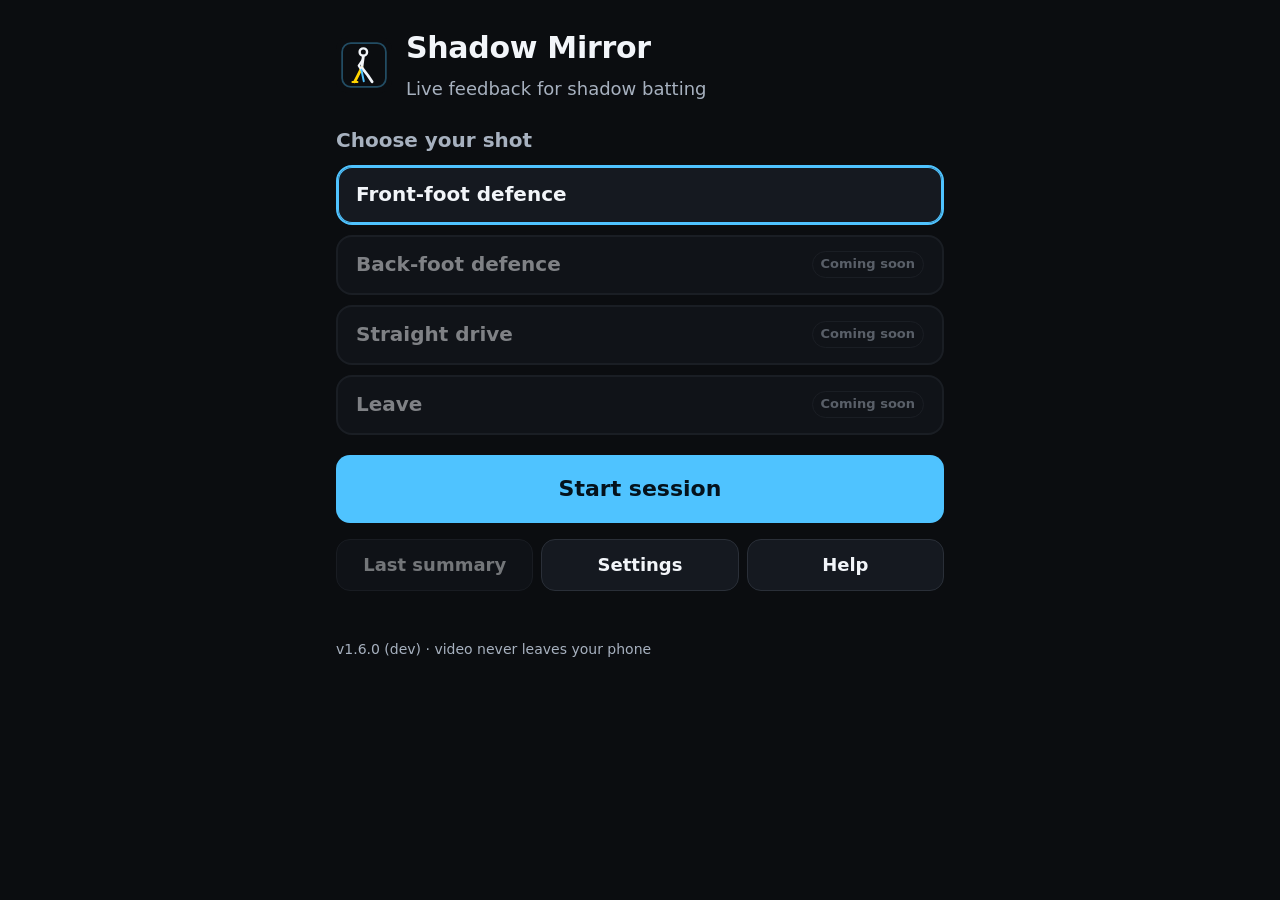
<file: index.html>
<!doctype html>
<html lang="en">
<head>
<meta charset="utf-8">
<meta name="viewport" content="width=device-width, initial-scale=1, viewport-fit=cover">
<meta name="theme-color" content="#0b0d10">
<meta name="description" content="Shadow batting mirror: live pose feedback on your front-foot defence. Video stays on your phone.">
<title>Shadow Mirror</title>
<link rel="manifest" href="manifest.json">
<link rel="icon" href="icon.svg" type="image/svg+xml">
<link rel="icon" href="icon-192.png" type="image/png" sizes="192x192">
<link rel="apple-touch-icon" href="icon-192.png">
<link rel="stylesheet" href="styles.css">
</head>
<body>
<main id="app">

  <!-- HOME -->
  <section id="home" class="screen active">
    <header class="brand">
      <img src="icon.svg" alt="" width="56" height="56">
      <div><h1>Shadow Mirror</h1><p class="sub">Live feedback for shadow batting</p></div>
    </header>
    <h2>Choose your shot</h2>
    <div id="shots" class="shots"></div>
    <button id="btnStart" class="btn primary big">Start session</button>
    <div class="row3">
      <button id="btnLast" class="btn">Last summary</button>
      <button id="btnSettings" class="btn">Settings</button>
      <button id="btnHelp" class="btn">Help</button>
    </div>
    <div id="updateBar" class="update hidden">
      <span>A new version is ready.</span>
      <button id="btnReload" class="btn small primary">Reload</button>
    </div>
    <p id="upHome" class="tiny up"></p>
    <p id="version" class="tiny"></p>
    <noscript><p class="big-note">This app needs JavaScript turned on.</p></noscript>
  </section>

  <!-- LIVE (setup → calibrate → reps) -->
  <section id="live" class="screen live" data-phase="setup">
    <video id="video" playsinline muted autoplay></video>
    <canvas id="overlay"></canvas>

    <!-- side-on batter as the bowler sees them: narrow body, feet one in front of the other -->
    <svg id="silhouette" class="silhouette hidden" viewBox="0 0 120 240" aria-hidden="true">
      <g fill="none" stroke="#ffffff" stroke-width="2.2" stroke-dasharray="6 5" opacity="0.75">
        <circle cx="60" cy="22" r="14"/>
        <path d="M50 42 Q60 38 70 42 L72 112 Q60 118 48 112 Z"/>
        <path d="M54 114 L50 168 L48 226 M66 114 L68 166 L66 212"/>
        <path d="M30 228 L52 228 M50 214 L72 214"/>
      </g>
    </svg>

    <canvas id="replayCanvas" class="hidden"></canvas>

    <div class="topbar">
      <div id="repCount" class="count">0/30</div>
      <div id="phaseLabel" class="phase">SETUP</div>
      <div id="scoreNow" class="score">–</div>
    </div>

    <div id="clock" class="clock" aria-hidden="true"></div>

    <div id="sideL" class="sidelabel left hidden"></div>
    <div id="sideR" class="sidelabel right hidden"></div>

    <div id="msg" class="msg hidden"></div>
    <div id="tip" class="tip hidden"></div>

    <div id="calibRing" class="ring hidden" aria-hidden="true">
      <svg viewBox="0 0 100 100"><circle cx="50" cy="50" r="45" class="ring-bg"/><circle id="ringArc" cx="50" cy="50" r="45" class="ring-arc"/></svg>
      <span id="ringNum"></span>
    </div>

    <div id="card" class="card hidden" role="status" aria-live="polite">
      <div class="card-top"><div id="cardIcon"></div><div id="cardHead" class="card-head"></div></div>
      <div id="cardCue" class="card-cue"></div>
      <div id="cardChips" class="chips"></div>
      <div id="cardScore" class="card-score"></div>
    </div>

    <div id="lastResult" class="last hidden"></div>

    <pre id="debug" class="debug hidden" aria-hidden="true"></pre>

    <div class="livebtns">
      <button id="btnRecal" class="btn small">Recalibrate</button>
      <button id="fps" class="fps" type="button" title="Tap for debug numbers"></button>
      <button id="btnStop" class="btn small danger">Finish</button>
    </div>

    <div id="loading" class="loading hidden">
      <div id="loadSpinner" class="spinner"></div>
      <p id="loadText" class="load-text">Loading…</p>
      <div id="loadError" class="load-error hidden">
        <p id="loadErrorText"></p>
        <div class="row2">
          <button id="btnRetry" class="btn primary">Retry</button>
          <button id="btnLoadHome" class="btn">Home</button>
        </div>
      </div>
    </div>
  </section>

  <!-- SUMMARY -->
  <section id="summary" class="screen">
    <h1>Session summary</h1>
    <div id="sumBody"></div>
    <div id="sumActions">
      <div class="row2">
        <button id="btnCopy" class="btn primary">Copy summary</button>
        <button id="btnCsv" class="btn">Export CSV</button>
      </div>
      <p id="copyNote" class="tiny"></p>
      <textarea id="copyFallback" class="hidden" rows="6" readonly></textarea>
      <button id="btnCsvAll" class="btn link">Export all sessions (CSV)</button>
    </div>
    <div id="recRow" class="hidden">
      <p id="upNote" class="tiny up"></p>
      <div class="row2">
        <button id="btnShare" class="btn">Share recording</button>
        <button id="btnRec" class="btn">Download</button>
      </div>
      <p id="recNote" class="tiny"></p>
    </div>
    <div class="row2">
      <button id="btnAgain" class="btn primary">New session</button>
      <button class="btn" data-home>Home</button>
    </div>
  </section>

  <!-- SETTINGS -->
  <section id="settings" class="screen">
    <h1>Settings</h1>
    <p class="sub">H = your height in the picture. 0.05 H ≈ 9 cm if you are 183 cm.</p>
    <form id="settingsForm" onsubmit="return false"></form>
    <h3>GitHub upload (recordings)</h3>
    <p class="sub">After each session the recording (landmarks only, no video) goes to your <b>private</b> repo, so Claude can check it. The token stays on this phone.</p>
    <form id="ghForm" onsubmit="return false" autocomplete="off">
      <label class="srow"><span>Auto-upload after each session</span><input id="ghAuto" type="checkbox"></label>
      <label class="srow"><span>Repo (owner/name)</span><input id="ghRepo" type="text" autocapitalize="off" spellcheck="false"></label>
      <label class="srow"><span>Token</span><input id="ghToken" type="password" autocapitalize="off" spellcheck="false" placeholder="github_pat_…"></label>
    </form>
    <button id="btnGhTest" class="btn">Save &amp; test connection</button>
    <p id="ghNote" class="tiny"></p>
    <p id="settingsNote" class="tiny"></p>
    <div class="row2">
      <button id="btnSaveSettings" class="btn primary">Save</button>
      <button id="btnResetSettings" class="btn">Reset defaults</button>
    </div>
    <button class="btn" data-home>Back</button>
  </section>

  <!-- HELP -->
  <section id="help" class="screen">
    <h1>How to set up</h1>
    <svg class="diagram" viewBox="0 0 340 200" role="img" aria-label="Side view: phone on a box about 1 metre high, 3 to 4 metres in front of you, facing you like the bowler">
      <line x1="10" y1="170" x2="330" y2="170" stroke="#5b6472" stroke-width="2"/>
      <!-- batter -->
      <circle cx="270" cy="58" r="11" fill="none" stroke="#ffd400" stroke-width="3"/>
      <path d="M270 70 L268 118 M268 118 L252 168 M268 118 L284 168 M270 82 L250 104" stroke="#ffd400" stroke-width="3" fill="none" stroke-linecap="round"/>
      <text x="270" y="190" fill="#cfd8e3" font-size="13" text-anchor="middle">You (stance)</text>
      <!-- box + phone -->
      <rect x="40" y="118" width="40" height="52" fill="#2a2f38" stroke="#6b7280"/>
      <rect x="54" y="88" width="12" height="30" rx="2" fill="#4fc3ff"/>
      <text x="60" y="190" fill="#cfd8e3" font-size="13" text-anchor="middle">Phone on box</text>
      <path d="M68 100 L250 70 M68 106 L250 168" stroke="#4fc3ff" stroke-dasharray="4 4"/>
      <!-- dims -->
      <path d="M30 170 L30 100" stroke="#cfd8e3"/><text x="24" y="140" fill="#cfd8e3" font-size="12" text-anchor="end">1 m</text>
      <path d="M60 30 L270 30" stroke="#cfd8e3" marker-end="url(#ah)" marker-start="url(#ah)"/>
      <text x="165" y="24" fill="#cfd8e3" font-size="13" text-anchor="middle">3–4 m, where the bowler is</text>
      <defs><marker id="ah" viewBox="0 0 10 10" refX="5" refY="5" markerWidth="6" markerHeight="6" orient="auto-start-reverse"><path d="M0 0 L10 5 L0 10z" fill="#cfd8e3"/></marker></defs>
    </svg>
    <h3>How to stand</h3>
    <p>The phone is the <b>bowler</b>. Stand <b>side-on</b> to it, exactly as you would in a match:
      right-hander → <b>left shoulder pointing at the phone</b>, chest facing the side (towards point), head turned to look at the phone.
      <b>Don't face the phone with your chest</b> — the app then can't tell your toe or step direction, and it will ask you to turn.
      If you change position, raise one hand for 2 s to recalibrate.</p>
    <ol class="steps">
      <li>Phone <b>upright</b> on a box/chair, lens about <b>1 m</b> high, <b>3–4 m</b> away, exactly where the bowler would be.</li>
      <li>Point it <b>straight at you</b> and keep it level (not tilted up or down).</li>
      <li>Stand in the <b>middle</b> of the picture with your <b>feet above the yellow dashed line</b> (about a fifth of the screen of floor below them). Your front foot moves <b>down</b> the picture when you step — if it lands off the bottom, the rep isn't counted. Too close? Move the phone back.</li>
      <li>Tap <b>Start</b>, walk back, take your stance and <b>hold still 2 s</b> to calibrate.</li>
      <li>Play the shot, <b>hold the finish</b> ~½ s, then go back to your stance. Reps are counted automatically and the phone <b>says</b> the rep number and cue.</li>
      <li>Your <b>front leg is yellow</b> (left leg for a right-hander, right leg for a left-hander). The labels on the screen edges show which side is OFF and LEG (the picture is mirrored like a mirror).</li>
    </ol>
    <h3>Before every rep</h3>
    <p>Take your stance and hold still. The app checks it against the stance you calibrated (same spot, same knee bend, side-on).
      When it's right you hear a double beep and <b>"Ready"</b> and the label turns green — then play the shot.
      If not, it says what to fix, e.g. "Go back to your starting mark".</p>
    <h3>Hands-free</h3>
    <p><b>Both hands above your head for 2 s</b> = finish the session. <b>One hand</b> = recalibrate. (Settings → Hands-up gestures.)</p>
    <h3>Back camera</h3>
    <p>Settings → Camera → <b>Back</b> gives a sharper picture indoors or in the evening. You won't see the screen, so the cues are spoken.</p>
    <h3>Icons</h3>
    <p class="legend"><span class="lg good">● ✓ green = good</span> <span class="lg warn">▲ ! amber = close</span> <span class="lg bad">■ ✕ red = fix this</span></p>
    <h3>Good light</h3>
    <p>Light on you (not behind you), plain background, shorts or fitted trousers and visible shoes help the tracking. Measure in daylight — evening shadows make feet jumpy.</p>
    <h3>Tuning (advanced)</h3>
    <p>Tap the small fps line at the bottom of the live screen to show the debug numbers.
      After a session, <b>Download recording</b> saves your landmarks (no video).
      Open it in <a href="lab.html">Lab</a> to re-run it with your current Settings and see which reps change colour.</p>
    <p><a href="test.html">Run the self-test</a></p>
    <button class="btn" data-home>Back</button>
  </section>

</main>
<script type="module" src="app.js"></script>
</body>
</html>
</file>
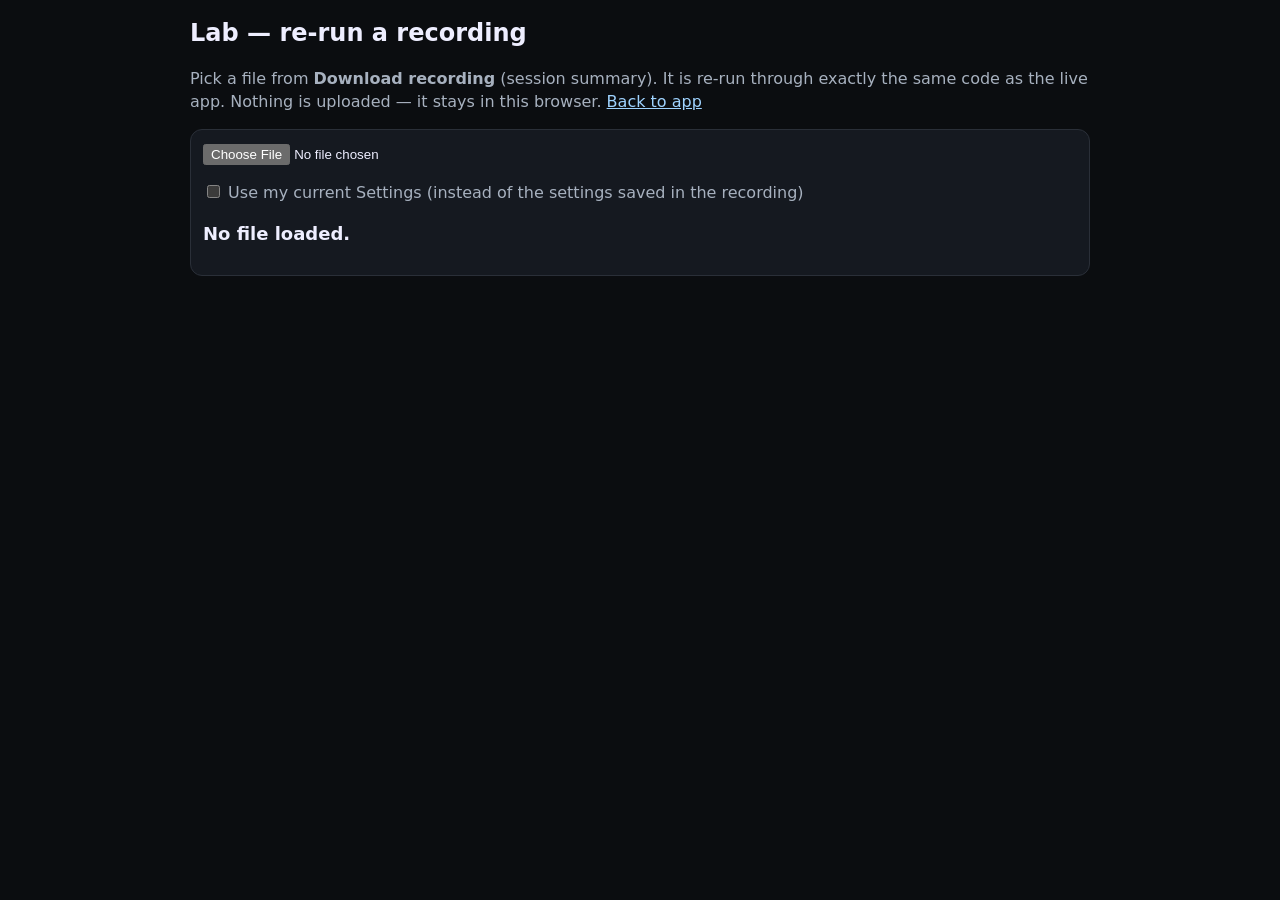
<file: lab.html>
<!doctype html>
<html lang="en">
<head>
<meta charset="utf-8">
<meta name="viewport" content="width=device-width, initial-scale=1">
<meta name="theme-color" content="#0b0d10">
<title>Shadow Mirror Lab</title>
<style>
  :root { color-scheme: dark; }
  body { font: 16px/1.45 system-ui, sans-serif; background: #0b0d10; color: #eef; margin: 0; padding: 16px; max-width: 900px; margin-inline: auto; }
  h1 { font-size: 24px; margin: 0 0 4px; }
  p, label { color: #a7b1bf; }
  a { color: #9fd3ff; }
  .box { background: #151920; border: 1px solid #2a2f38; border-radius: 12px; padding: 12px; margin: 12px 0; }
  input[type=file] { color: #eef; max-width: 100%; }
  #sum { font-size: 18px; font-weight: 700; color: #eef; }
  .wrap { overflow-x: auto; }
  table { border-collapse: collapse; width: 100%; font-size: 13px; }
  td, th { border-bottom: 1px solid #2a2f38; padding: 5px 4px; text-align: left; white-space: nowrap; }
  th { color: #a7b1bf; font-weight: 600; }
  .good { color: #22c55e; } .warn { color: #f5b400; } .bad { color: #ef4444; }
  .chg { background: #2b2410; }
  .pass { color: #5be37a; } .fail { color: #ff5a5a; }
</style>
</head>
<body>
<h1>Lab — re-run a recording</h1>
<p>Pick a file from <b>Download recording</b> (session summary). It is re-run through exactly the same code as the live app.
  Nothing is uploaded — it stays in this browser. <a href="./">Back to app</a></p>

<div class="box">
  <input id="file" type="file" accept=".gz,.json,application/json,application/gzip">
  <p><label><input id="useMine" type="checkbox"> Use my current Settings (instead of the settings saved in the recording)</label></p>
  <div id="sum">No file loaded.</div>
  <p id="info"></p>
</div>
<div class="wrap"><table id="tbl"></table></div>

<script type="module">
import { readRecording, runRecording } from './pipeline.js';
import { METRICS } from './metrics.js';
import { mergeSettings } from './config.js';

const $ = (id) => document.getElementById(id);
let rec = null;

function mySettings() {
  try { return mergeSettings(JSON.parse(localStorage.getItem('sm.settings'))); } catch (e) { return mergeSettings(null); }
}

function cell(m, id) {
  if (!m) return '<td>—</td>';
  const v = id === 'toe' ? Math.round(m.v) + '°' : (+m.v).toFixed(3);
  return `<td class="${m.g}">${v} ${m.g}</td>`;
}

function render() {
  if (!rec) return;
  const ids = METRICS.map((m) => m.id);
  const useMine = $('useMine').checked;
  const t0 = performance.now();
  const out = runRecording(rec, ids, useMine ? mySettings() : null);
  const ms = Math.round(performance.now() - t0);
  const live = rec.results || [];
  // pair re-run reps with live reps by time (within 0.05 s)
  let same = 0;
  const rows = out.results.map((r, i) => {
    const l = live.find((x) => Math.abs(x.t - r.t) < 0.05);
    const identical = l && JSON.stringify(l.metrics) === JSON.stringify(r.metrics) && l.score === r.score;
    if (identical) same++;
    const changed = l && !identical;
    return `<tr class="${changed ? 'chg' : ''}"><td>${i + 1}</td><td>${r.t.toFixed(1)}</td><td>${l ? l.score + '%' : '—'}</td><td>${r.score}%</td>` +
      `<td>${r.cue}</td>` + ids.map((id) => cell(r.metrics[id], id)).join('') + '</tr>';
  });
  $('tbl').innerHTML = `<tr><th>#</th><th>t (s)</th><th>live</th><th>re-run</th><th>cue</th>${METRICS.map((m) => `<th>${m.name}</th>`).join('')}</tr>` + rows.join('');
  const dur = rec.frames.length ? (rec.frames[rec.frames.length - 1][0] - rec.frames[0][0]) / 1e4 : 0;
  const ok = !useMine && live.length === out.results.length && same === live.length;
  $('sum').innerHTML = useMine
    ? `${out.results.length} reps with your current Settings (live session had ${live.length}). Changed rows are highlighted.`
    : `<span class="${ok ? 'pass' : 'fail'}">${ok ? '✔' : '✘'} ${same} / ${live.length} live reps reproduced exactly</span> (re-run found ${out.results.length}).`;
  $('info').textContent = `Recorded ${rec.date.slice(0, 16).replace('T', ' ')} · app v${rec.app} · ${rec.frames.length} frames · ${dur.toFixed(0)} s · ` +
    `${rec.w}×${rec.h} · model ${rec.settings.model} · ${rec.settings.handedness}-handed · ` +
    `${out.baselines.length} calibration(s) · world landmarks ${rec.world && rec.world.some((w) => w.length) ? 'yes' : 'no'} · re-run in ${ms} ms`;
}

$('file').addEventListener('change', async (e) => {
  const f = e.target.files[0];
  if (!f) return;
  $('sum').textContent = 'Reading…';
  try { rec = await readRecording(f); render(); }
  catch (err) { rec = null; $('sum').textContent = 'Could not read this file: ' + err.message; $('tbl').innerHTML = ''; }
});
$('useMine').addEventListener('change', render);
</script>
</body>
</html>
</file>
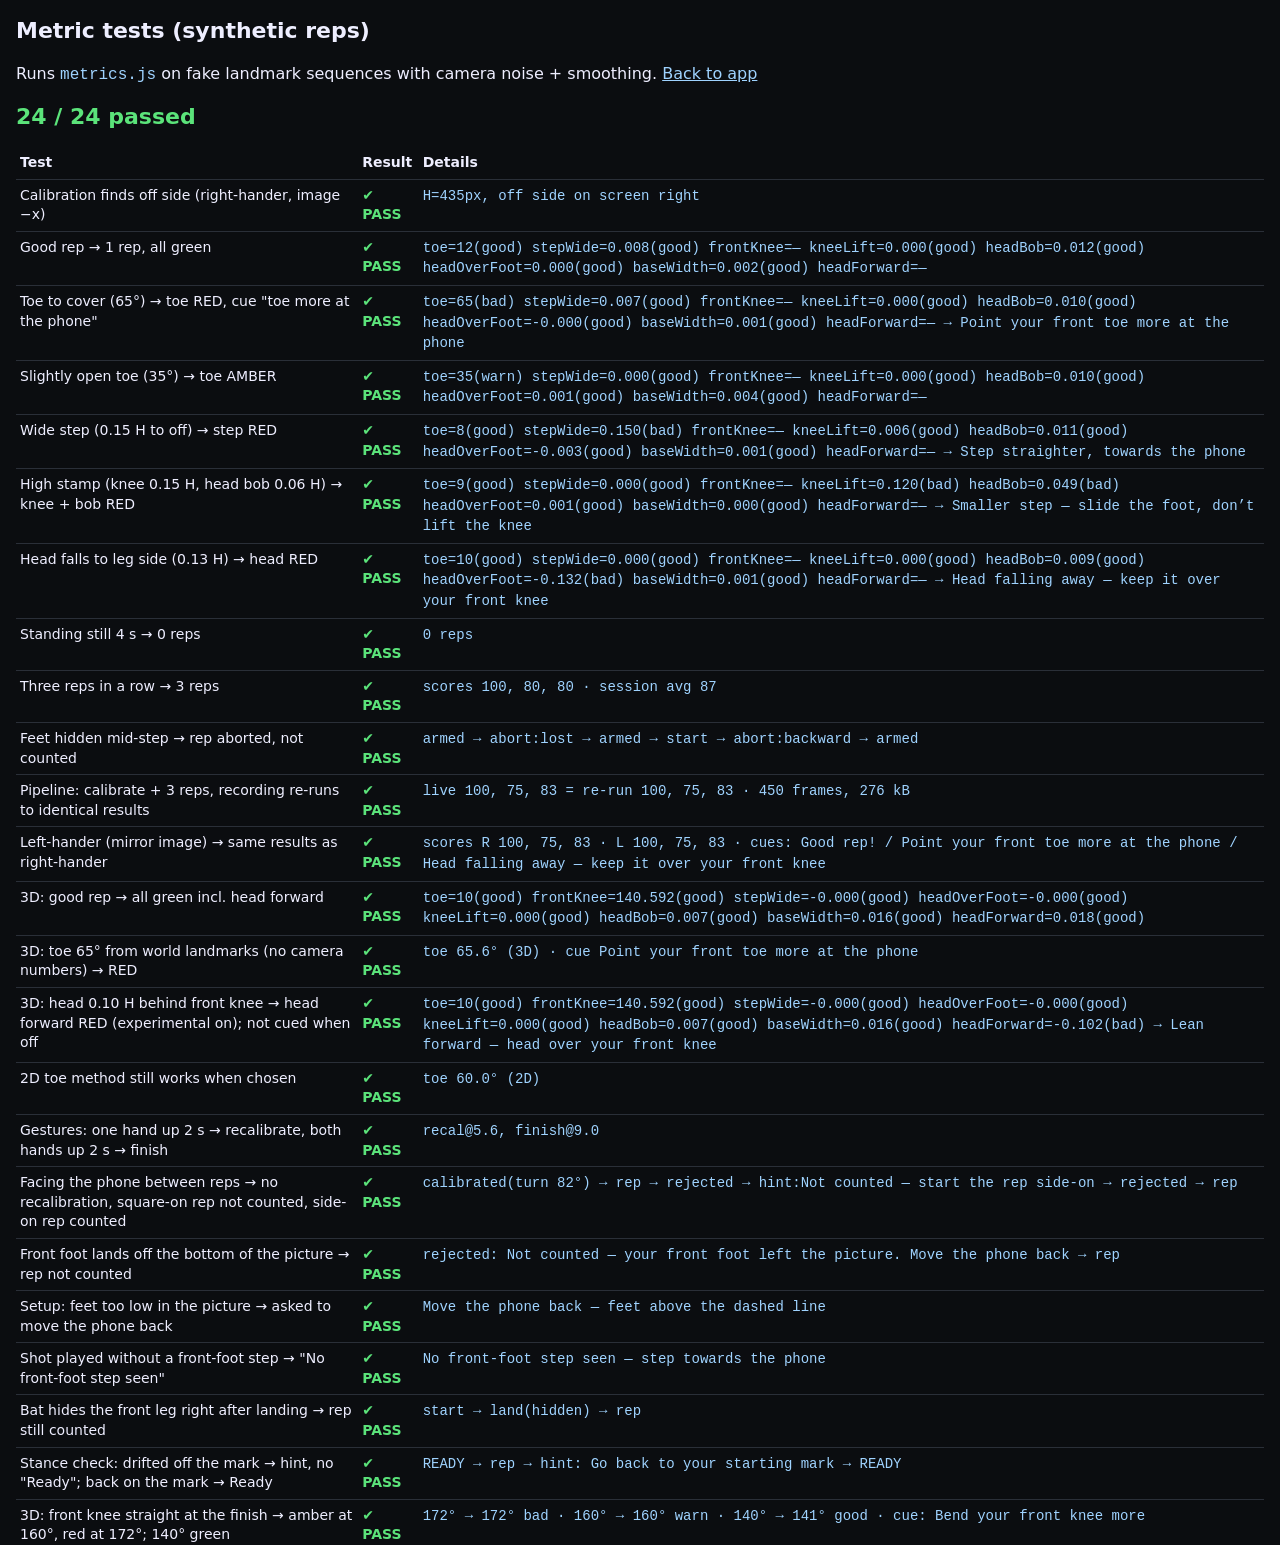
<file: test.html>
<!doctype html>
<html lang="en">
<head>
<meta charset="utf-8">
<meta name="viewport" content="width=device-width, initial-scale=1">
<title>Shadow Mirror — metric tests</title>
<style>
  body { font: 16px/1.4 system-ui, sans-serif; background: #0b0d10; color: #eef; margin: 0; padding: 16px; }
  h1 { font-size: 22px; margin: 0 0 6px; }
  #sum { font-size: 22px; font-weight: 700; margin: 10px 0 14px; }
  table { border-collapse: collapse; width: 100%; font-size: 14px; }
  td, th { border-bottom: 1px solid #2a2f38; padding: 6px 4px; text-align: left; vertical-align: top; }
  .pass { color: #5be37a; font-weight: 700; }
  .fail { color: #ff5a5a; font-weight: 700; }
  code { color: #9fd3ff; }
  a { color: #9fd3ff; }
</style>
</head>
<body>
<h1>Metric tests (synthetic reps)</h1>
<p>Runs <code>metrics.js</code> on fake landmark sequences with camera noise + smoothing. <a href="./">Back to app</a></p>
<div id="sum">Running…</div>
<table><thead><tr><th>Test</th><th>Result</th><th>Details</th></tr></thead><tbody id="rows"></tbody></table>

<script type="module">
import { cloneDefaults } from './config.js';
import { LandmarkSmoother, LM } from './pose.js';
import { RepDetector, computeBaseline, computeRepMetrics, summarizeSession, METRICS } from './metrics.js';
import { Pipeline, Recorder, runRecording, quantizeRaw, quantizeWorld, quantizeTime, compactResult } from './pipeline.js';

const W = 480, H_IMG = 760, FPS = 30; // room below the feet, as the setup check now requires
const cfg = cloneDefaults();
const K = cfg.camHeightM / cfg.camDistM;

// seeded random so results are repeatable
let seed = 7;
const rnd = () => { seed = (seed * 16807) % 2147483647; return seed / 2147483647; };
const gauss = () => { let u = 0, v = 0; while (!u) u = rnd(); while (!v) v = rnd(); return Math.sqrt(-2 * Math.log(u)) * Math.cos(2 * Math.PI * v); };
const smooth = (x) => { x = Math.max(0, Math.min(1, x)); return x * x * (3 - 2 * x); };
const lerp = (a, b, t) => a + (b - a) * t;

// Right-hander stance in the RAW camera image: off side is image −x.
const OFF = -1;
const STANCE = {
  nose: [250, 130], lsh: [245, 200], rsh: [256, 205], lhip: [245, 330], rhip: [256, 335],
  lknee: [240, 430], rknee: [258, 415], lank: [238, 520], rank: [260, 495],
};
const FOOT_L = 38;  // foot length in px (sideways scale)
const HEIGHT = ((525 + 499) / 2 - 130) / 0.88; // matches metrics.js body-height formula

/** one pose; ph = step progress 0..1; opts = fault sizes (in H or degrees) */
function pose(ph, o, visKill = false) {
  const s = smooth(ph), bump = Math.sin(Math.PI * Math.max(0, Math.min(1, ph)));
  const fwd = (o.fwd ?? 40) * s;               // px towards camera (down the image)
  const lat = (o.lat || 0) * HEIGHT * OFF * s; // sideways (+lat = off side)
  const liftAnk = (0.03 + 0.6 * (o.knee || 0.02)) * HEIGHT * bump;
  const liftKnee = (o.knee || 0.02) * HEIGHT * bump;
  const lank = [STANCE.lank[0] + lat, STANCE.lank[1] + fwd - liftAnk];
  const lknee = [STANCE.lknee[0] + lat * 0.9, STANCE.lknee[1] + fwd * 0.5 - liftKnee];
  // foot angle: 90° (stance, toe to off) → o.toe at landing
  const phi = (lerp(90, o.toe ?? 10, s) * Math.PI) / 180;
  const fdx = Math.sin(phi) * FOOT_L * OFF, fdy = Math.cos(phi) * FOOT_L * K;
  const lheel = [lank[0] - fdx * 0.37, lank[1] + 5 - fdy * 0.37];
  const ltoe = [lheel[0] + fdx, lheel[1] + fdy];
  const footMid = (lknee[0] + lank[0]) / 2;
  const noseX0 = STANCE.nose[0];
  const noseX1 = footMid + (o.head ?? 0.0) * HEIGHT * OFF;
  const nose = [lerp(noseX0, noseX1, s), STANCE.nose[1] + 10 * s - (o.bob || 0) * HEIGHT * bump];
  const shift = nose[0] - noseX0;
  const P = {
    0: nose, 11: [STANCE.lsh[0] + shift * 0.8, STANCE.lsh[1] + 8 * s], 12: [STANCE.rsh[0] + shift * 0.8, STANCE.rsh[1] + 8 * s],
    23: [STANCE.lhip[0] + shift * 0.5, STANCE.lhip[1] + 10 * s], 24: [STANCE.rhip[0] + shift * 0.5, STANCE.rhip[1] + 8 * s],
    25: lknee, 26: STANCE.rknee, 27: lank, 28: STANCE.rank,
    29: lheel, 30: [274, 499], 31: ltoe, 32: [236, 502],
  };
  const out = [];
  for (let i = 0; i < 33; i++) {
    const p = P[i] || [nose[0] + ((i % 5) - 2) * 6, nose[1] + 20 + i];
    out.push({ x: (p[0] + gauss() * 1.5) / W, y: (p[1] + gauss() * 1.5) / H_IMG, visibility: visKill && i >= 25 ? 0.1 : 0.95 });
  }
  return out;
}

/**
 * MediaPipe-style WORLD landmarks (metres, origin between the hips, y down,
 * smaller z = closer to the camera) for the same pose. Front foot turns from
 * 90° (stance, toe to the off side) to o.toe; head ends o.lean H ahead of the knee.
 */
const BODY_M = 1.75;
function worldPose(ph, o) {
  const s = smooth(ph);
  const img = (p) => [((p[0] - 250) / HEIGHT) * BODY_M, ((p[1] - 330) / HEIGHT) * BODY_M];
  const phi = (lerp(90, o.toe ?? 10, s) * Math.PI) / 180;
  const heelZ = -0.30 * s, kneeZ = -0.22 * s;
  const noseZ = kneeZ - (o.lean ?? 0.02) * BODY_M * s;
  const P = {};
  for (const [i, p] of Object.entries({ 0: STANCE.nose, 11: STANCE.lsh, 12: STANCE.rsh, 23: STANCE.lhip, 24: STANCE.rhip,
    25: STANCE.lknee, 26: STANCE.rknee, 27: STANCE.lank, 28: STANCE.rank, 29: [STANCE.lank[0], 525], 30: [274, 499], 31: [STANCE.lank[0] - 38, 522], 32: [236, 502] })) {
    const [x, y] = img(p); P[i] = { x, y, z: 0 };
  }
  P[0].z = noseZ; P[25].z = kneeZ; P[27].z = heelZ + 0.05; P[29].z = heelZ;
  // front knee: ~170° in stance, bent to o.kneeAng (default 140°, inside the pro range) at landing
  {
    const theta = (lerp(170, o.kneeAng ?? 140, s) * Math.PI) / 180;
    const Hh = P[23], A = P[27];
    const half = Math.hypot(A.x - Hh.x, A.y - Hh.y, A.z - Hh.z) / 2;
    P[25] = { x: (Hh.x + A.x) / 2, y: (Hh.y + A.y) / 2, z: (Hh.z + A.z) / 2 - half / Math.tan(theta / 2) };
    P[0].z = P[25].z - (o.lean ?? 0.02) * BODY_M * s;
  }
  // side-on stance: front (left) shoulder nearer the camera; o.square = chest turned to the camera
  P[11].z = o.square ? 0 : -0.16; P[12].z = o.square ? 0 : 0.16;
  if (o.square) { P[11].x = 0.18; P[12].x = -0.18; }
  P[28].z = 0.25; // back ankle behind the front one
  P[31] = { x: P[29].x + Math.sin(phi) * 0.25 * OFF, y: P[29].y, z: heelZ - Math.cos(phi) * 0.25 };
  const out = [];
  for (let i = 0; i < 33; i++) {
    const p = P[i] || { x: 0, y: -0.5, z: 0 };
    out.push({ x: p.x + gauss() * 0.005, y: p.y + gauss() * 0.005, z: p.z + gauss() * 0.01 });
  }
  return out;
}

/** timeline = list of segments [{type:'still'|'step'|'back', dur, opts}] */
function makeFrames(timeline, killAt = null) {
  const frames = [];
  let t = 0, ph = 0, opts = {};
  const sm = new LandmarkSmoother(cfg.smoothing);
  for (const seg of timeline) {
    if (seg.opts) opts = seg.opts;
    const n = Math.round(seg.dur * FPS);
    for (let i = 0; i < n; i++) {
      if (seg.type === 'step') ph = (i + 1) / n;
      if (seg.type === 'back') ph = 1 - (i + 1) / n;
      const kill = killAt && t >= killAt[0] && t < killAt[1];
      const raw = pose(ph, opts, kill);
      const lm = sm.apply(raw, t, W, H_IMG);
      const ok = [0, 23, 24, 25, 27, 29, 31].every((k) => lm[k].v >= cfg.visibilityMin);
      frames.push({ t, lm, ok, w: W, h: H_IMG });
      t += 1 / FPS;
    }
  }
  return frames;
}

function run(timeline, killAt) {
  const frames = makeFrames(timeline, killAt);
  const calib = frames.filter((f) => f.t < 0.9);
  const base = computeBaseline(calib, cfg);
  const det = new RepDetector(cfg, base.heightPx);
  const reps = [], events = [];
  for (const f of frames) {
    const e = det.update(f);
    if (!e) continue;
    events.push(e.type + (e.reason ? ':' + e.reason : ''));
    if (e.type === 'rep') reps.push(computeRepMetrics(e.rep, base, cfg));
  }
  return { base, reps, events };
}

const oneRep = (opts) => [
  { type: 'still', dur: 1.2, opts }, { type: 'step', dur: 0.45 }, { type: 'still', dur: 1.0 },
  { type: 'back', dur: 0.45 }, { type: 'still', dur: 1.0 },
];

const fmt = (m) => Object.entries(m).map(([k, v]) => v ? `${k}=${v.value.toFixed(k === 'toe' ? 0 : 3)}(${v.grade})` : `${k}=—`).join(' ');

const tests = [];
function test(name, fn) { tests.push({ name, fn }); }
function expect(cond, msg) { if (!cond) throw new Error(msg); }

test('Calibration finds off side (right-hander, image −x)', () => {
  const { base } = run(oneRep({}));
  expect(base.offSign === -1 && base.offSource === 'feet', `offSign=${base.offSign} (${base.offSource})`);
  return `H=${base.heightPx.toFixed(0)}px, off side on screen ${base.offScreenSide}`;
});

test('Good rep → 1 rep, all green', () => {
  const { reps, events } = run(oneRep({ toe: 10, lat: 0.01, knee: 0.02, bob: 0.005, head: 0.0 }));
  expect(reps.length === 1, `reps=${reps.length} events=${events}`);
  const r = reps[0];
  const bad = Object.entries(r.metrics).filter(([, v]) => v && v.grade !== 'good');
  expect(!bad.length, 'not green: ' + fmt(r.metrics));
  expect(r.cue === 'Good rep!', 'cue=' + r.cue);
  return fmt(r.metrics);
});

test('Toe to cover (65°) → toe RED, cue "toe more at the phone"', () => {
  const { reps } = run(oneRep({ toe: 65, lat: 0.01, knee: 0.02, bob: 0.005 }));
  expect(reps.length === 1, 'reps=' + reps.length);
  const r = reps[0];
  expect(r.metrics.toe.grade === 'bad', fmt(r.metrics));
  expect(Math.abs(r.metrics.toe.value - 65) < 10, 'angle off by >10°: ' + r.metrics.toe.value.toFixed(1));
  expect(r.cue === 'Point your front toe more at the phone', 'cue=' + r.cue);
  return fmt(r.metrics) + ' → ' + r.cue;
});

test('Slightly open toe (35°) → toe AMBER', () => {
  const { reps } = run(oneRep({ toe: 35 }));
  expect(reps.length === 1, 'reps=' + reps.length);
  expect(reps[0].metrics.toe.grade === 'warn', fmt(reps[0].metrics));
  return fmt(reps[0].metrics);
});

test('Wide step (0.15 H to off) → step RED', () => {
  const { reps } = run(oneRep({ toe: 10, lat: 0.15, head: 0 }));
  expect(reps.length === 1, 'reps=' + reps.length);
  const r = reps[0];
  expect(r.metrics.stepWide.grade === 'bad' && r.metrics.stepWide.dir === 'off', fmt(r.metrics));
  expect(r.cue === 'Step straighter, towards the phone', 'cue=' + r.cue);
  return fmt(r.metrics) + ' → ' + r.cue;
});

test('High stamp (knee 0.15 H, head bob 0.06 H) → knee + bob RED', () => {
  const { reps } = run(oneRep({ toe: 10, knee: 0.15, bob: 0.06 }));
  expect(reps.length === 1, 'reps=' + reps.length);
  const r = reps[0];
  expect(r.metrics.kneeLift.grade === 'bad', fmt(r.metrics));
  expect(r.metrics.headBob.grade === 'bad', fmt(r.metrics));
  expect(r.cue === 'Smaller step — slide the foot, don’t lift the knee', 'cue=' + r.cue);
  return fmt(r.metrics) + ' → ' + r.cue;
});

test('Head falls to leg side (0.13 H) → head RED', () => {
  const { reps } = run(oneRep({ toe: 10, head: -0.13 }));
  expect(reps.length === 1, 'reps=' + reps.length);
  const r = reps[0];
  expect(r.metrics.headOverFoot.grade === 'bad' && r.metrics.headOverFoot.dir === 'leg', fmt(r.metrics));
  expect(r.cue === 'Head falling away — keep it over your front knee', 'cue=' + r.cue);
  return fmt(r.metrics) + ' → ' + r.cue;
});

test('Standing still 4 s → 0 reps', () => {
  const { reps } = run([{ type: 'still', dur: 4, opts: {} }]);
  expect(reps.length === 0, 'reps=' + reps.length);
  return '0 reps';
});

test('Three reps in a row → 3 reps', () => {
  const tl = [...oneRep({ toe: 10 }), ...oneRep({ toe: 60 }), ...oneRep({ toe: 10, lat: 0.15 })];
  const { reps, events } = run(tl);
  expect(reps.length === 3, `reps=${reps.length} events=${events}`);
  const s = summarizeSession(reps.map((r) => ({ ...r })));
  return `scores ${reps.map((r) => r.score).join(', ')} · session avg ${s.avgScore}`;
});

test('Feet hidden mid-step → rep aborted, not counted', () => {
  const { reps, events } = run(oneRep({ toe: 10 }), [1.35, 1.6]);
  expect(reps.length === 0, `reps=${reps.length} events=${events}`);
  expect(events.some((e) => e.startsWith('abort')), 'no abort: ' + events);
  return events.join(' → ');
});

// ---------------------------------------------------------------------------
// Full pipeline tests (calibration → reps), as the live app runs it.
// ---------------------------------------------------------------------------
const IDS = METRICS.map((m) => m.id);
const MIRROR = { 1: 4, 2: 5, 3: 6, 7: 8, 9: 10, 11: 12, 13: 14, 15: 16, 17: 18, 19: 20, 21: 22, 23: 24, 25: 26, 27: 28, 29: 30, 31: 32 };
for (const [a, b] of Object.entries(MIRROR)) MIRROR[b] = +a;
/** A left-hander is the mirror image of a right-hander: swap left/right points and flip x. */
const mirrorRaw = (raw) => raw.map((_, i) => { const p = raw[MIRROR[i] ?? i]; return { ...p, x: 1 - p.x }; });
const mirrorWorld = (w) => w.map((_, i) => { const p = w[MIRROR[i] ?? i]; return { ...p, x: -p.x }; });

/** Raw (unsmoothed) frames for a timeline, like MediaPipe would give. */
function rawFrames(timeline) {
  const out = [];
  let t = 0, ph = 0, opts = {};
  for (const seg of timeline) {
    if (seg.opts) opts = seg.opts;
    const n = Math.round(seg.dur * FPS);
    for (let i = 0; i < n; i++) {
      if (seg.type === 'step') ph = (i + 1) / n;
      if (seg.type === 'back') ph = 1 - (i + 1) / n;
      out.push({ t: quantizeTime(t), raw: quantizeRaw(pose(ph, opts)), world: quantizeWorld(worldPose(ph, opts)) });
      t += 1 / FPS;
    }
  }
  return out;
}
function runPipeline(frames, settings, rec = null) {
  const p = new Pipeline(settings);
  const res = [];
  let calibrated = null;
  for (const f of frames) {
    if (rec) rec.frame(f.raw, f.world, f.t, W, H_IMG);
    const o = p.push(f.raw, f.world, f.t, W, H_IMG);
    if (o.calibrated) calibrated = o.calibrated;
    if (o.result) { const c = compactResult(o.result, IDS); res.push({ t: f.t, ...c }); if (rec) rec.result(f.t, c); }
  }
  return { res, calibrated };
}
const SESSION = [{ type: 'still', dur: 2.6, opts: {} },
  ...oneRep({ toe: 10 }), ...oneRep({ toe: 60, lat: 0.12 }), ...oneRep({ toe: 15, head: -0.12 })];

test('Pipeline: calibrate + 3 reps, recording re-runs to identical results', () => {
  seed = 11;
  const frames = rawFrames(SESSION);
  const rec = new Recorder(cfg);
  const live = runPipeline(frames, cfg, rec);
  expect(live.calibrated, 'never calibrated');
  expect(live.res.length === 3, 'reps=' + live.res.length);
  const file = JSON.parse(JSON.stringify(rec.data)); // as if saved and loaded again
  const again = runRecording(file, IDS, null);
  expect(again.results.length === 3, 're-run reps=' + again.results.length);
  for (let i = 0; i < 3; i++) {
    const a = live.res[i], b = again.results[i];
    expect(JSON.stringify(a.metrics) === JSON.stringify(b.metrics) && a.t === b.t, `rep ${i + 1} differs`);
  }
  return `live ${live.res.map((r) => r.score).join(', ')} = re-run ${again.results.map((r) => r.score).join(', ')} · ${rec.frameCount} frames, ${JSON.stringify(rec.data).length >> 10} kB`;
});

test('Left-hander (mirror image) → same results as right-hander', () => {
  seed = 11;
  const frames = rawFrames(SESSION);
  const right = runPipeline(frames, cfg);
  const lcfg = cloneDefaults(); lcfg.handedness = 'left';
  const left = runPipeline(frames.map((f) => ({ t: f.t, raw: mirrorRaw(f.raw), world: mirrorWorld(f.world) })), lcfg);
  expect(left.calibrated && left.calibrated.offSign === 1 && left.calibrated.offSource === 'feet', 'left offSign=' + (left.calibrated && left.calibrated.offSign));
  expect(left.res.length === right.res.length, `reps L=${left.res.length} R=${right.res.length}`);
  for (let i = 0; i < right.res.length; i++) {
    for (const id of IDS) {
      const a = right.res[i].metrics[id], b = left.res[i].metrics[id];
      expect(!!a === !!b, `${id} missing on one side`);
      if (a) expect(a.g === b.g && Math.abs(a.v - b.v) < 0.002 + Math.abs(a.v) * 0.01, `rep ${i + 1} ${id}: R ${a.v}/${a.g} vs L ${b.v}/${b.g}`);
    }
  }
  return `scores R ${right.res.map((r) => r.score).join(', ')} · L ${left.res.map((r) => r.score).join(', ')} · cues: ${left.res.map((r) => r.cue).join(' / ')}`;
});

const pipeOne = (opts, settings = cfg) => { seed = 21; return runPipeline(rawFrames([{ type: 'still', dur: 2.6, opts: {} }, ...oneRep(opts)]), settings).res; };
const fmtc = (m) => Object.entries(m).map(([k, v]) => v ? `${k}=${(+v.v).toFixed(k === 'toe' ? 0 : 3)}(${v.g})` : `${k}=—`).join(' ');

test('3D: good rep → all green incl. head forward', () => {
  const r = pipeOne({ toe: 10, lean: 0.02 });
  expect(r.length === 1, 'reps=' + r.length);
  const bad = Object.entries(r[0].metrics).filter(([, v]) => v && v.g !== 'good');
  expect(!bad.length, 'not green: ' + fmtc(r[0].metrics));
  expect(r[0].metrics.headForward, 'headForward not measured');
  return fmtc(r[0].metrics);
});

test('3D: toe 65° from world landmarks (no camera numbers) → RED', () => {
  const c = cloneDefaults(); c.camHeightM = 1.9; c.camDistM = 2.0; // wrong 2D numbers must not matter in 3D
  const r = pipeOne({ toe: 65 }, c);
  expect(r.length === 1, 'reps=' + r.length);
  const t = r[0].metrics.toe;
  expect(t.g === 'bad' && Math.abs(t.v - 65) < 8, `toe=${t.v} ${t.g}`);
  return `toe ${t.v.toFixed(1)}° (3D) · cue ${r[0].cue}`;
});

test('3D: head 0.10 H behind front knee → head forward RED (experimental on); not cued when off', () => {
  const off = pipeOne({ toe: 10, lean: -0.10 });
  expect(off[0].cue === 'Good rep!' && off[0].metrics.headForward.g === 'bad', 'experimental off should still measure but not cue: ' + off[0].cue);
  const c = cloneDefaults(); c.experimental = true;
  const r = pipeOne({ toe: 10, lean: -0.10 }, c);
  expect(r.length === 1, 'reps=' + r.length);
  const h = r[0].metrics.headForward;
  expect(h && h.g === 'bad' && h.v < -0.07, 'headForward=' + JSON.stringify(h));
  expect(r[0].cue === 'Lean forward — head over your front knee', 'cue=' + r[0].cue);
  return fmtc(r[0].metrics) + ' → ' + r[0].cue;
});

test('2D toe method still works when chosen', () => {
  const c = cloneDefaults(); c.toeMethod = '2d';
  const r = pipeOne({ toe: 65 }, c);
  expect(r.length === 1 && r[0].metrics.toe.g === 'bad', 'toe=' + JSON.stringify(r[0] && r[0].metrics.toe));
  return `toe ${r[0].metrics.toe.v.toFixed(1)}° (2D)`;
});

test('Gestures: one hand up 2 s → recalibrate, both hands up 2 s → finish', () => {
  seed = 31;
  const frames = rawFrames([{ type: 'still', dur: 2.6, opts: {} }, { type: 'still', dur: 7, opts: {} }]);
  const raise = (f, both) => { const n = f.raw[0]; f.raw[16] = { ...f.raw[16], y: n.y - 0.08, visibility: 0.95 }; if (both) f.raw[15] = { ...f.raw[15], y: n.y - 0.08, visibility: 0.95 }; };
  for (const f of frames) {
    if (f.t >= 3.5 && f.t < 6.0) raise(f, false);   // one hand: recalibrate
    if (f.t >= 7.0 && f.t < 9.5) raise(f, true);    // both: finish
  }
  const p = new Pipeline(cfg);
  const fired = [];
  for (const f of frames) {
    const o = p.push(f.raw, f.world, f.t, W, H_IMG);
    if (o.gesture && o.gesture.fire) fired.push(`${o.gesture.kind}@${f.t.toFixed(1)}`);
  }
  expect(fired.length === 2 && fired[0].startsWith('recal') && fired[1].startsWith('finish'), 'fired: ' + fired.join(', '));
  const off = cloneDefaults(); off.gestures = false;
  const p2 = new Pipeline(off);
  let any = false;
  for (const f of frames) { const o = p2.push(f.raw, f.world, f.t, W, H_IMG); if (o.gesture) any = true; }
  expect(!any, 'gesture fired with gestures off');
  return fired.join(', ');
});

test('Facing the phone between reps → no recalibration, square-on rep not counted, side-on rep counted', () => {
  seed = 41;
  const side = rawFrames([{ type: 'still', dur: 2.6, opts: {} }, ...oneRep({ toe: 10 })]);
  const sq = rawFrames([{ type: 'still', dur: 4, opts: { square: true } }, ...oneRep({ toe: 10, square: true })]);
  const back = rawFrames([{ type: 'still', dur: 1.5, opts: {} }, ...oneRep({ toe: 10 })]);
  let t0 = 0;
  const join = (arr) => { const out = arr.map((f) => ({ ...f, t: quantizeTime(f.t + t0) })); t0 = out[out.length - 1].t + 1 / FPS; return out; };
  const frames = [...join(side), ...join(sq), ...join(back)];
  const p = new Pipeline(cfg);
  const log = [];
  for (const f of frames) {
    const o = p.push(f.raw, f.world, f.t, W, H_IMG);
    if (o.calibrated) log.push(`calibrated(turn ${o.calibrated.turn.toFixed(0)}°)`);
    if (o.msg && /side-on/.test(o.msg.text)) log.push('hint:' + o.msg.text);
    if (o.rejected) log.push('rejected');
    if (o.result) log.push('rep');
  }
  const calibs = log.filter((x) => x.startsWith('calibrated')).length;
  expect(calibs === 1, 'recalibrated: ' + log.join(' → '));
  expect(log.filter((x) => x === 'rep').length === 2, log.join(' → '));
  return log.join(' → ');
});

test('Front foot lands off the bottom of the picture → rep not counted', () => {
  seed = 51;
  const frames = rawFrames([{ type: 'still', dur: 2.6, opts: {} }, ...oneRep({ toe: 10, fwd: 220 }), ...oneRep({ toe: 10 })]);
  const p = new Pipeline(cfg);
  const log = [];
  for (const f of frames) {
    const o = p.push(f.raw, f.world, f.t, W, H_IMG);
    if (o.rejected) log.push('rejected: ' + o.rejected);
    if (o.result) log.push('rep');
  }
  expect(log.length === 2 && log[0].includes('left the picture') && log[1] === 'rep', log.join(' → '));
  return log.join(' → ');
});

test('Setup: feet too low in the picture → asked to move the phone back', () => {
  const frames = rawFrames([{ type: 'still', dur: 1, opts: {} }]);
  const low = frames.map((f) => ({ ...f, raw: f.raw.map((q) => ({ ...q, y: q.y + 0.18 })) }));
  const p = new Pipeline(cfg);
  let m = '';
  for (const f of low) { const o = p.push(f.raw, f.world, f.t, W, H_IMG); if (o.msg) m = o.msg.text; }
  expect(/phone back/.test(m) && p.phase === 'setup', 'msg=' + m + ' phase=' + p.phase);
  return m;
});

test('Shot played without a front-foot step → "No front-foot step seen"', () => {
  seed = 61;
  // calibrate side-on, then open the chest to the phone for 1.5 s without stepping
  const frames = rawFrames([{ type: 'still', dur: 3.2, opts: {} }, { type: 'still', dur: 1.5, opts: { square: true } }, { type: 'still', dur: 1, opts: {} }]);
  const p = new Pipeline(cfg);
  const said = [];
  for (const f of frames) { const o = p.push(f.raw, f.world, f.t, W, H_IMG); if (o.rejected) said.push(o.rejected); if (o.result) said.push('rep'); }
  expect(said.length === 1 && /No front-foot step/.test(said[0]), said.join(' | ') || 'nothing said');
  return said[0];
});

// hide the front leg (knee, ankle, heel, toe) like a bat in front of the pad
const hideFrontLeg = (f) => ({ ...f, raw: f.raw.map((q, i) => ([25, 27, 29, 31].includes(i) ? { ...q, visibility: 0.1 } : q)) });

test('Bat hides the front leg right after landing → rep still counted', () => {
  seed = 71;
  // step lands at ~3.05 s; front leg hidden from 3.0 s for 1.2 s
  const frames = rawFrames([{ type: 'still', dur: 2.6, opts: {} }, ...oneRep({ toe: 10 }).slice(1)]).map((f) => (f.t >= 3.0 && f.t < 4.2 ? hideFrontLeg(f) : f));
  const p = new Pipeline(cfg);
  const log = [];
  for (const f of frames) {
    const o = p.push(f.raw, f.world, f.t, W, H_IMG);
    if (o.ev && o.ev.type !== 'armed') log.push(o.ev.type + (o.ev.reason ? ':' + o.ev.reason : '') + (o.ev.hidden ? '(hidden)' : ''));
    if (o.rejected) log.push('said: ' + o.rejected);
  }
  expect(log.includes('rep') && !log.some((x) => x.startsWith('abort')) && !log.some((x) => x.includes('No front-foot step')), log.join(' → '));
  return log.join(' → ');
});

test('Stance check: drifted off the mark → hint, no "Ready"; back on the mark → Ready', () => {
  seed = 81;
  const base = rawFrames([{ type: 'still', dur: 2.6, opts: {} }, ...oneRep({ toe: 10 }).slice(0, 4)]); // calibrate, rep, step back
  let t0 = base[base.length - 1].t + 1 / FPS;
  const shift = (fr, dx) => fr.map((f) => ({ ...f, t: quantizeTime((t0 += 1 / FPS)), raw: f.raw.map((q) => ({ ...q, x: q.x + dx })) }));
  const still = rawFrames([{ type: 'still', dur: 1.5, opts: {} }]);
  const longStill = rawFrames([{ type: 'still', dur: 3.5, opts: {} }]); // long enough that the app tries to arm there
  const frames = [...base, ...shift(longStill, 0.12), ...shift(still, 0)]; // 0.12 of the picture ≈ 0.2 H off the mark
  const p = new Pipeline(cfg);
  const log = [];
  for (const f of frames) {
    const o = p.push(f.raw, f.world, f.t, W, H_IMG);
    if (o.stanceIssue) log.push('hint: ' + o.stanceIssue);
    if (o.ev && o.ev.type === 'armed') log.push('READY');
    if (o.result) log.push('rep');
  }
  const i = log.indexOf('rep');
  const after = log.slice(i + 1);
  expect(after[0] && after[0].includes('starting mark') && after.includes('READY') && after.indexOf('READY') > 0, log.join(' → '));
  return log.join(' → ');
});

test('3D: front knee straight at the finish → amber at 160°, red at 172°; 140° green', () => {
  const r = pipeOne({ toe: 10, kneeAng: 172 });
  expect(r.length === 1, 'reps=' + r.length);
  const k = r[0].metrics.frontKnee;
  expect(k && k.g === 'bad' && Math.abs(k.v - 172) < 8, 'frontKnee=' + JSON.stringify(k));
  expect(r[0].cue === 'Bend your front knee more', 'cue=' + r[0].cue);
  const a = pipeOne({ toe: 10, kneeAng: 160 })[0].metrics.frontKnee;
  expect(a && a.g === 'warn', '160° should be amber: ' + JSON.stringify(a));
  const ok = pipeOne({ toe: 10, kneeAng: 140 })[0].metrics.frontKnee;
  expect(ok && ok.g === 'good' && Math.abs(ok.v - 140) < 8, '140° should be green: ' + JSON.stringify(ok));
  return `172° → ${k.v.toFixed(0)}° ${k.g} · 160° → ${a.v.toFixed(0)}° ${a.g} · 140° → ${ok.v.toFixed(0)}° ${ok.g} · cue: ${r[0].cue}`;
});

const rows = document.getElementById('rows');
let pass = 0;
for (const t of tests) {
  let ok = true, detail = '';
  try { detail = t.fn() || ''; } catch (e) { ok = false; detail = e.message; console.error(t.name, e); }
  if (ok) pass++;
  const tr = document.createElement('tr');
  tr.innerHTML = `<td>${t.name}</td><td class="${ok ? 'pass' : 'fail'}">${ok ? '✔ PASS' : '✘ FAIL'}</td><td><code></code></td>`;
  tr.querySelector('code').textContent = detail;
  rows.appendChild(tr);
}
const sum = document.getElementById('sum');
sum.textContent = `${pass} / ${tests.length} passed`;
sum.className = pass === tests.length ? 'pass' : 'fail';
document.title = `${pass === tests.length ? 'PASS' : 'FAIL'} ${pass}/${tests.length}`;
</script>
</body>
</html>
</file>
<file: styles.css>
/* Shadow Mirror — dark, high-contrast, readable from 3–4 m */
:root {
  --bg: #0b0d10;
  --panel: #151920;
  --line: #2a2f38;
  --text: #f2f5f9;
  --muted: #a7b1bf;
  --accent: #4fc3ff;
  --good: #22c55e;
  --warn: #f5b400;
  --bad: #ef4444;
  --front: #ffd400;
  --radius: 16px;
  color-scheme: dark;
}
* { box-sizing: border-box; }
html, body { margin: 0; height: 100%; background: var(--bg); color: var(--text); }
body {
  font: 18px/1.45 system-ui, -apple-system, "Segoe UI", Roboto, sans-serif;
  -webkit-tap-highlight-color: transparent;
  overscroll-behavior: none;
}
h1 { font-size: 30px; margin: 0 0 6px; letter-spacing: -0.01em; }
h2 { font-size: 20px; margin: 22px 0 10px; color: var(--muted); font-weight: 600; }
h3 { font-size: 17px; margin: 22px 0 8px; color: var(--muted); font-weight: 600; text-transform: uppercase; letter-spacing: 0.06em; }
a { color: var(--accent); }
.hidden { display: none !important; }
.sub { color: var(--muted); margin: 2px 0; }
.tiny { color: var(--muted); font-size: 14px; min-height: 1em; }
.big-note { font-size: 22px; }

/* screens */
.screen { display: none; min-height: 100dvh; padding: max(18px, env(safe-area-inset-top)) 16px 28px; max-width: 640px; margin: 0 auto; }
.screen.active { display: block; }

/* buttons */
.btn {
  display: block; width: 100%; min-height: 52px; margin: 10px 0;
  border: 1px solid var(--line); border-radius: 14px; background: var(--panel);
  color: var(--text); font: inherit; font-weight: 600; cursor: pointer;
}
.btn:active { transform: scale(0.98); }
.btn:disabled { opacity: 0.45; }
.btn.primary { background: var(--accent); color: #04121c; border-color: transparent; }
.btn.big { min-height: 68px; font-size: 22px; margin-top: 20px; }
.btn.danger { background: #3a1416; border-color: #6b1f24; color: #ffd7d7; }
.btn.small { width: auto; min-height: 44px; padding: 0 16px; margin: 0; font-size: 16px; }
.btn.link { background: none; border: none; color: var(--accent); min-height: 40px; text-decoration: underline; }
.btn:focus-visible, .shot:focus-visible { outline: 3px solid var(--front); outline-offset: 2px; }
.row2 { display: grid; grid-template-columns: 1fr 1fr; gap: 10px; }
.row3 { display: grid; grid-template-columns: 1fr 1fr 1fr; gap: 8px; }
.row2 .btn, .row3 .btn { margin: 6px 0; }

/* home */
.brand { display: flex; gap: 14px; align-items: center; margin-top: 8px; }
.shots { display: grid; gap: 10px; }
.shot {
  display: flex; justify-content: space-between; align-items: center;
  min-height: 60px; padding: 0 18px; border-radius: var(--radius);
  border: 2px solid var(--line); background: var(--panel); color: var(--text);
  font: inherit; font-size: 20px; font-weight: 600; text-align: left; cursor: pointer;
}
.shot.selected { border-color: var(--accent); box-shadow: 0 0 0 1px var(--accent) inset; }
.shot:disabled { opacity: 0.5; }
.soon { font-size: 13px; color: var(--muted); border: 1px solid var(--line); padding: 3px 8px; border-radius: 999px; }

/* live */
.screen.live { position: fixed; inset: 0; padding: 0; max-width: none; background: #000; overflow: hidden; }
.screen.live:not(.active) { display: none; }
#video, #overlay, #replayCanvas { position: absolute; inset: 0; width: 100%; height: 100%; }
#video { object-fit: cover; transform: scaleX(-1); } /* mirror for display only */
#replayCanvas { z-index: 5; background: #000; }
.silhouette { position: absolute; left: 50%; top: 44%; height: 62%; transform: translate(-50%, -50%); pointer-events: none; z-index: 2; }

.topbar {
  position: absolute; top: 0; left: 0; right: 0; z-index: 6;
  display: flex; justify-content: space-between; align-items: center;
  padding: max(8px, env(safe-area-inset-top)) 14px 8px;
  background: linear-gradient(rgba(0,0,0,0.75), rgba(0,0,0,0));
}
.count { font-size: clamp(34px, 11vw, 64px); font-weight: 800; font-variant-numeric: tabular-nums; }
.score { font-size: clamp(28px, 9vw, 52px); font-weight: 800; color: var(--accent); font-variant-numeric: tabular-nums; }
.phase.ready { color: var(--good); }
.phase { font-size: clamp(16px, 5vw, 24px); font-weight: 700; letter-spacing: 0.1em; color: var(--front); }

.sidelabel {
  position: absolute; top: 50%; z-index: 4; transform: translateY(-50%);
  font-size: clamp(18px, 5.5vw, 28px); font-weight: 800; padding: 8px 10px;
  background: rgba(0,0,0,0.55); border-radius: 10px; letter-spacing: 0.05em;
}
.sidelabel.left { left: 6px; }
.sidelabel.right { right: 6px; }

.msg {
  position: absolute; left: 12px; right: 12px; top: 24%; z-index: 7;
  text-align: center; font-size: clamp(24px, 7.5vw, 44px); font-weight: 800; line-height: 1.2;
  padding: 14px 16px; border-radius: var(--radius); background: rgba(0,0,0,0.72);
}
.msg.warn { color: var(--warn); border: 3px solid var(--warn); }
.msg.good { color: var(--good); border: 3px solid var(--good); }
.tip { position: absolute; left: 12px; right: 12px; bottom: 140px; z-index: 7; text-align: center; font-size: 18px; padding: 10px; border-radius: 12px; background: rgba(20,24,30,0.9); border: 1px solid var(--warn); }

.ring { position: absolute; right: 14px; top: calc(max(8px, env(safe-area-inset-top)) + 84px); width: 104px; height: 104px; z-index: 7; }
.ring svg { width: 100%; height: 100%; transform: rotate(-90deg); }
.ring-bg { fill: rgba(0,0,0,0.6); stroke: rgba(255,255,255,0.2); stroke-width: 8; }
.ring-arc { fill: none; stroke: var(--good); stroke-width: 8; stroke-linecap: round; transition: stroke-dashoffset 0.1s linear; }
.ring span { position: absolute; inset: 0; display: grid; place-items: center; font-size: 48px; font-weight: 800; }

.card {
  position: absolute; left: 10px; right: 10px; top: calc(max(8px, env(safe-area-inset-top)) + 70px); z-index: 8;
  padding: 16px; border-radius: 20px; background: rgba(8,10,14,0.92);
  border: 4px solid var(--good);
}
.card.warn { border-color: var(--warn); }
.card.bad { border-color: var(--bad); }
.card-top { display: flex; align-items: center; gap: 12px; }
.card-head { font-size: clamp(30px, 9.5vw, 56px); font-weight: 800; line-height: 1.05; }
.card.good .card-head { color: var(--good); }
.card.warn .card-head { color: var(--warn); }
.card.bad .card-head { color: var(--bad); }
.card-cue { font-size: clamp(30px, 10vw, 60px); font-weight: 900; margin: 10px 0 12px; line-height: 1.05; }
.chips { display: grid; grid-template-columns: 1fr 1fr; gap: 6px 10px; }
.chip { display: flex; align-items: center; gap: 8px; font-size: 15px; color: var(--muted); }
.chip b { display: block; color: var(--text); font-size: 17px; }
.card.compact { padding: 8px 12px; border-width: 3px; }
.card.compact .chips, .card.compact .card-score, .card.compact .card-head { display: none; }
.card.compact .card-top { float: left; margin-right: 10px; }
.card.compact .card-cue { font-size: clamp(24px, 7.5vw, 40px); margin: 4px 0; }
.card-score { margin-top: 10px; font-size: 18px; color: var(--muted); text-align: right; }

.last {
  position: absolute; left: 10px; right: 10px; top: calc(max(8px, env(safe-area-inset-top)) + 72px); z-index: 4;
  display: flex; align-items: center; gap: 6px; flex-wrap: nowrap;
  padding: 6px 10px; border-radius: 14px; background: rgba(0,0,0,0.6);
  font-size: clamp(18px, 5.5vw, 28px); font-weight: 800;
}
.last span { margin-right: auto; white-space: nowrap; overflow: hidden; text-overflow: ellipsis; min-width: 0; }
.livebtns {
  position: absolute; left: 0; right: 0; bottom: 0; z-index: 9;
  display: flex; justify-content: space-between; align-items: center; gap: 8px;
  padding: 10px 12px calc(10px + env(safe-area-inset-bottom));
  background: linear-gradient(rgba(0,0,0,0), rgba(0,0,0,0.75));
}
.clock {
  position: absolute; left: 50%; transform: translateX(-50%); z-index: 6;
  top: calc(max(8px, env(safe-area-inset-top)) + 40px);
  font: 600 15px/1 ui-monospace, monospace; color: #cfd8e3; background: rgba(0,0,0,0.45); padding: 3px 8px; border-radius: 8px;
}
.fps { font: 13px/1.2 system-ui, sans-serif; color: var(--muted); background: none; border: 0; padding: 10px 4px; cursor: pointer; text-align: center; }
.debug {
  position: absolute; left: 6px; right: 6px; top: calc(max(8px, env(safe-area-inset-top)) + 64px); z-index: 6; margin: 0;
  font: 12px/1.35 ui-monospace, monospace; color: #e6f3ff; white-space: pre-wrap;
  background: rgba(0,0,0,0.72); padding: 8px; border-radius: 10px; pointer-events: none;
}

.loading {
  position: absolute; inset: 0; z-index: 20; display: flex; flex-direction: column;
  align-items: center; justify-content: center; padding: 24px; background: rgba(11,13,16,0.96); text-align: center;
}
.load-text { font-size: 22px; font-weight: 700; }
.load-error { max-width: 480px; font-size: 19px; }
.load-error p { color: #ffd7d7; }
.spinner { width: 54px; height: 54px; border-radius: 50%; border: 6px solid var(--line); border-top-color: var(--accent); animation: spin 0.9s linear infinite; }
@keyframes spin { to { transform: rotate(360deg); } }
@media (prefers-reduced-motion: reduce) { .spinner { animation-duration: 3s; } }

.update { display: flex; align-items: center; justify-content: space-between; gap: 10px; margin: 14px 0 4px; padding: 10px 12px; border: 1px solid var(--accent); border-radius: 14px; background: var(--panel); }

/* summary */
.score-big { font-size: 84px; font-weight: 900; line-height: 1; margin: 12px 0 2px; }
.score-big.good { color: var(--good); }
.score-big.warn { color: var(--warn); }
.score-big.bad { color: var(--bad); }
.mrow { display: grid; grid-template-columns: 28px 1fr 1.2fr 48px; gap: 10px; align-items: center; margin: 8px 0; }
.mname { font-weight: 600; }
.bar { height: 12px; background: var(--line); border-radius: 999px; overflow: hidden; }
.fill { display: block; height: 100%; background: var(--muted); }
.fill.good { background: var(--good); } .fill.warn { background: var(--warn); } .fill.bad { background: var(--bad); }
.mpct { text-align: right; font-variant-numeric: tabular-nums; font-weight: 700; }
.faults { padding-left: 20px; margin: 4px 0; }
.trend { width: 100%; max-width: 420px; display: block; }
textarea { width: 100%; background: var(--panel); color: var(--text); border: 1px solid var(--line); border-radius: 10px; padding: 10px; font: 14px/1.4 monospace; }

/* settings */
.srow { display: flex; justify-content: space-between; align-items: center; gap: 12px; padding: 10px 0; border-bottom: 1px solid var(--line); }
.srow span { flex: 1; }
.srow input[type=text], .srow input[type=password] {
  width: 190px; min-height: 44px; font: 15px/1.2 ui-monospace, monospace; color: var(--text); background: var(--panel);
  border: 1px solid var(--line); border-radius: 10px; padding: 0 10px;
}
.tiny.good, .up.good { color: var(--good); }
.tiny.warn, .up.warn { color: var(--warn); }
.srow input[type=number], .srow select {
  width: 150px; min-height: 44px; font: inherit; color: var(--text); background: var(--panel);
  border: 1px solid var(--line); border-radius: 10px; padding: 0 10px;
}
.srow input[type=checkbox] { width: 28px; height: 28px; accent-color: var(--accent); }

/* help */
.diagram { width: 100%; background: var(--panel); border-radius: var(--radius); margin: 8px 0; }
.steps li { margin: 8px 0; }
.legend { display: flex; flex-wrap: wrap; gap: 10px; }
.lg { padding: 4px 10px; border-radius: 999px; border: 2px solid; font-weight: 700; }
.lg.good { color: var(--good); } .lg.warn { color: var(--warn); } .lg.bad { color: var(--bad); }
.gi { flex: none; }
</file>
